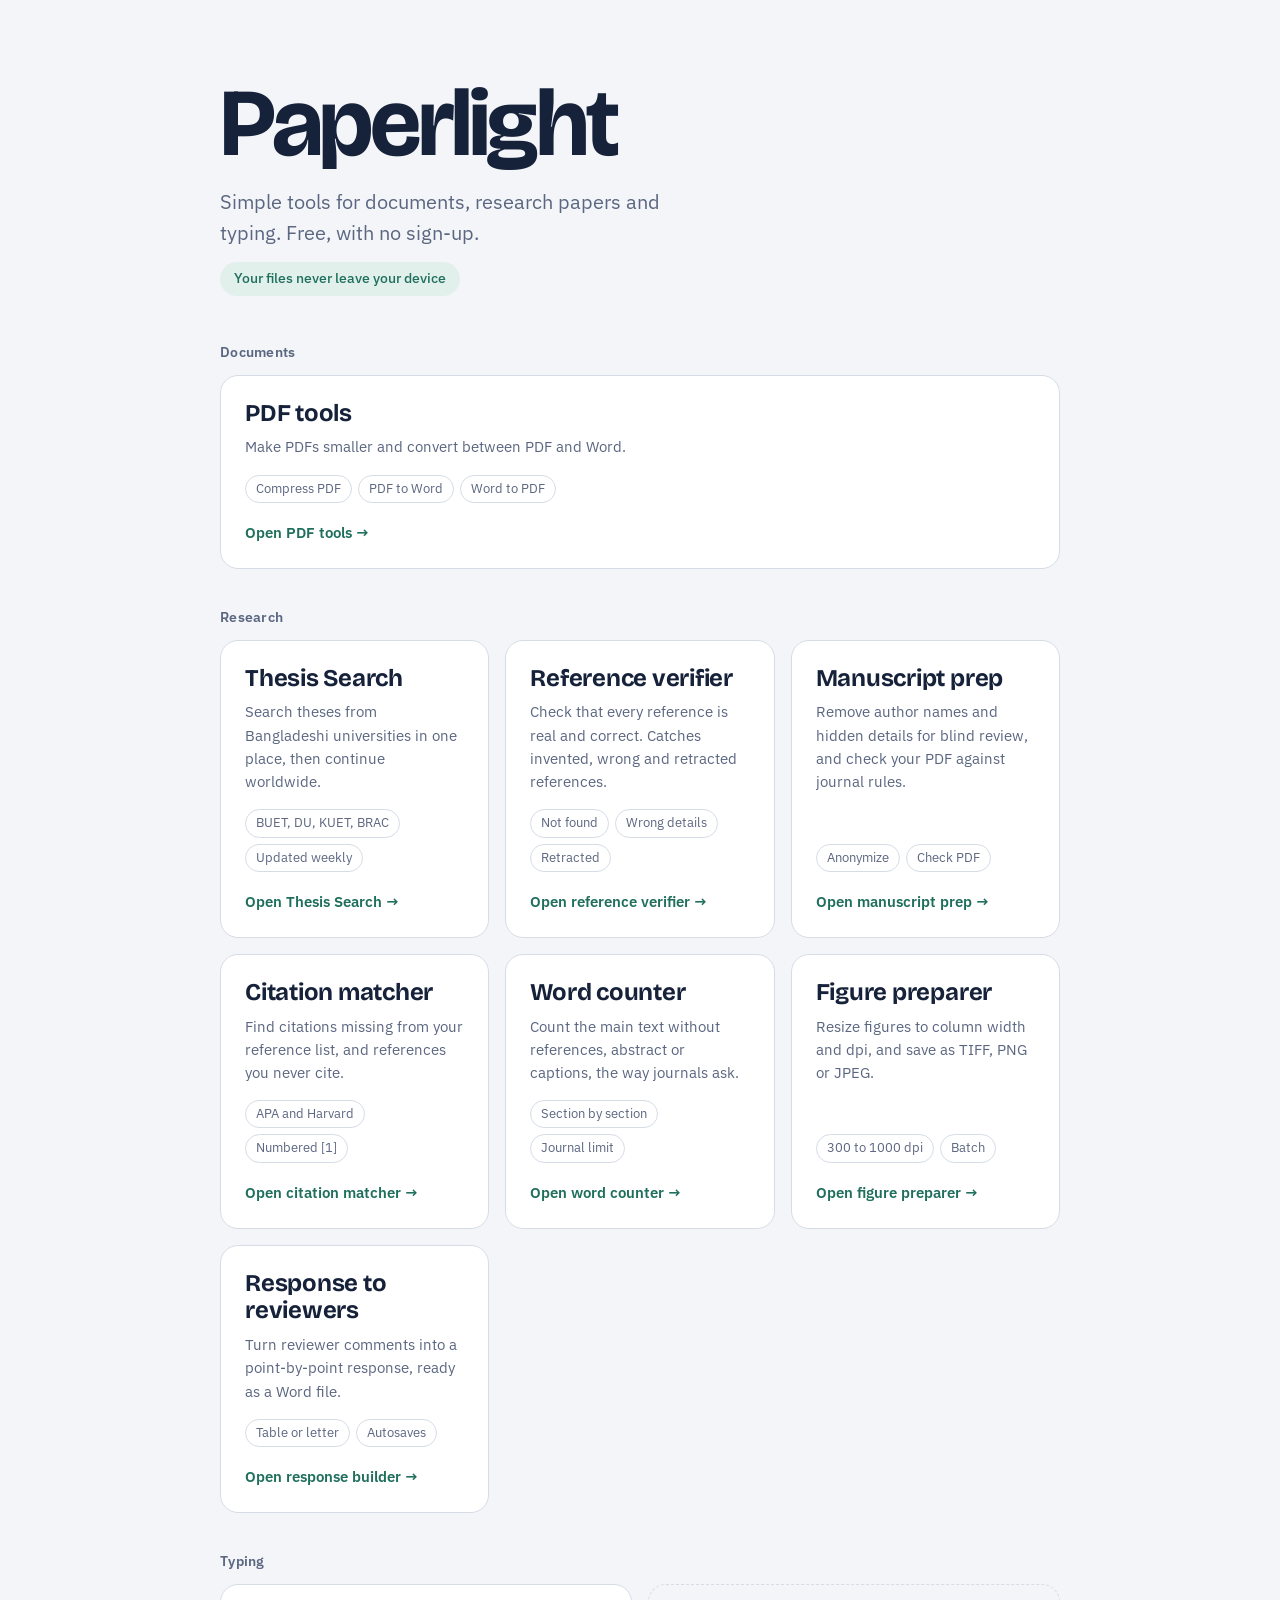
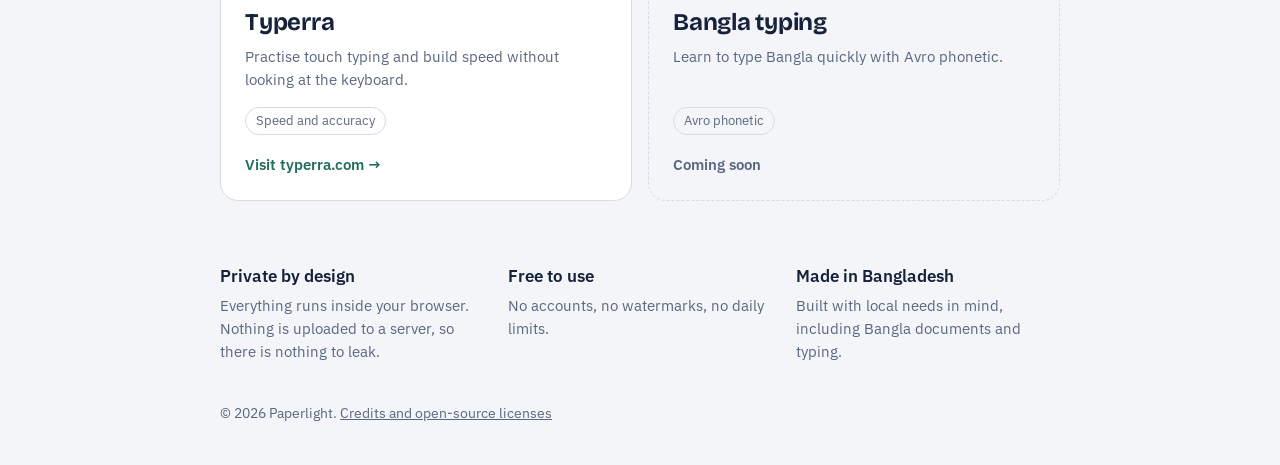
<file: index.html>
<!DOCTYPE html>
<html lang="en">
<head>
<meta charset="utf-8">
<meta name="viewport" content="width=device-width, initial-scale=1, viewport-fit=cover">
<link rel="preconnect" href="https://fonts.googleapis.com">
<link rel="preconnect" href="https://fonts.gstatic.com" crossorigin>
<link href="https://fonts.googleapis.com/css2?family=Bricolage+Grotesque:opsz,wght@12..96,600;12..96,700&family=IBM+Plex+Sans:wght@400;500;600&display=swap" rel="stylesheet">
<title>Paperlight: free, private tools for documents, research and typing</title>
<meta name="description" content="Free tools that run in your browser. Compress and convert PDFs, check citations, count words, prepare figures, and build responses to reviewers. Your files never leave your device.">
<style>
:root{--paper:#F3F5F8;--surface:#FFFFFF;--ink:#16213A;--muted:#5B6680;--line:#D6DCE6;--accent:#1F6F5C;--accent-soft:#E2F0EC;box-sizing:border-box;padding-top:env(safe-area-inset-top,0px);padding-bottom:env(safe-area-inset-bottom,0px)}
@media (prefers-color-scheme: dark){:root:not([data-theme="light"]){--paper:#10151F;--surface:#182030;--ink:#E8ECF3;--muted:#9AA5BA;--line:#2A3447;--accent:#4FB79B;--accent-soft:#1B3330}}
:root[data-theme="dark"]{--paper:#10151F;--surface:#182030;--ink:#E8ECF3;--muted:#9AA5BA;--line:#2A3447;--accent:#4FB79B;--accent-soft:#1B3330}
*,*::before,*::after{box-sizing:inherit}
body{margin:0;background:var(--paper);color:var(--ink);font:400 16px/1.55 "IBM Plex Sans",system-ui,-apple-system,"Segoe UI",Roboto,sans-serif;-webkit-font-smoothing:antialiased}
main{max-width:880px;margin:0 auto;padding:clamp(32px,7vw,80px) 20px 40px}
a{color:inherit}
:focus-visible{outline:3px solid var(--accent);outline-offset:2px}
.sitefoot{max-width:880px;margin:0 auto;padding:0 20px 40px;color:var(--muted);font-size:14px}
.sitefoot a{color:var(--muted)}
h1{font:700 clamp(52px,11vw,96px)/0.92 "Bricolage Grotesque","IBM Plex Sans",system-ui,sans-serif;letter-spacing:-0.035em;margin:0 0 18px}
.lede{font-size:clamp(17px,2.4vw,20px);color:var(--muted);max-width:40ch;margin:0 0 14px}
.sec{font:600 14px/1.2 "IBM Plex Sans",system-ui,sans-serif;color:var(--muted);margin:40px 0 14px;letter-spacing:0.02em}
.sec:first-of-type{margin-top:0}
.promise{display:inline-block;background:var(--accent-soft);color:var(--accent);font-weight:500;font-size:14px;border-radius:999px;padding:6px 14px;margin:0 0 48px}
.grid{display:grid;grid-template-columns:repeat(auto-fit,minmax(260px,1fr));gap:16px}
.card{display:flex;flex-direction:column;background:var(--surface);border:1px solid var(--line);border-radius:18px;padding:24px;text-decoration:none;transition:border-color .15s,transform .15s}
a.card:hover{border-color:var(--accent);transform:translateY(-2px)}
.card h3{font:700 24px/1.15 "Bricolage Grotesque",system-ui,sans-serif;margin:0 0 8px;letter-spacing:-0.01em}
.card p{color:var(--muted);margin:0 0 16px;font-size:15px}
.card ul{list-style:none;margin:auto 0 0;padding:0;display:flex;flex-wrap:wrap;gap:6px}
.card li{font-size:13px;border:1px solid var(--line);border-radius:999px;padding:3px 10px;color:var(--muted)}
.card .go{margin-top:18px;color:var(--accent);font-weight:600;font-size:15px}
.card.soon{border-style:dashed;background:transparent}
.card.soon .go{color:var(--muted)}
.why{margin-top:64px;display:grid;grid-template-columns:repeat(auto-fit,minmax(220px,1fr));gap:24px}
.why h4{font:600 17px/1.3 "IBM Plex Sans",system-ui,sans-serif;margin:0 0 6px}
.why p{color:var(--muted);margin:0;font-size:15px}
@media (prefers-reduced-motion: reduce){*{transition:none!important}}
</style>
</head>
<body>
<main>
  <h1>Paperlight</h1>
  <p class="lede">Simple tools for documents, research papers and typing. Free, with no sign-up.</p>
  <p class="promise">Your files never leave your device</p>

  <h2 class="sec">Documents</h2>
  <div class="grid">
    <a class="card" href="pdf/">
      <h3>PDF tools</h3>
      <p>Make PDFs smaller and convert between PDF and Word.</p>
      <ul><li>Compress PDF</li><li>PDF to Word</li><li>Word to PDF</li></ul>
      <span class="go">Open PDF tools →</span>
    </a>
  </div>

  <h2 class="sec">Research</h2>
  <div class="grid">
    <a class="card" href="atlas/">
      <h3>Thesis Search</h3>
      <p>Search theses from Bangladeshi universities in one place, then continue worldwide.</p>
      <ul><li>BUET, DU, KUET, BRAC</li><li>Updated weekly</li></ul>
      <span class="go">Open Thesis Search →</span>
    </a>
    <a class="card" href="verify/">
      <h3>Reference verifier</h3>
      <p>Check that every reference is real and correct. Catches invented, wrong and retracted references.</p>
      <ul><li>Not found</li><li>Wrong details</li><li>Retracted</li></ul>
      <span class="go">Open reference verifier →</span>
    </a>
    <a class="card" href="manuscript/">
      <h3>Manuscript prep</h3>
      <p>Remove author names and hidden details for blind review, and check your PDF against journal rules.</p>
      <ul><li>Anonymize</li><li>Check PDF</li></ul>
      <span class="go">Open manuscript prep →</span>
    </a>
    <a class="card" href="citations/">
      <h3>Citation matcher</h3>
      <p>Find citations missing from your reference list, and references you never cite.</p>
      <ul><li>APA and Harvard</li><li>Numbered [1]</li></ul>
      <span class="go">Open citation matcher →</span>
    </a>
    <a class="card" href="wordcount/">
      <h3>Word counter</h3>
      <p>Count the main text without references, abstract or captions, the way journals ask.</p>
      <ul><li>Section by section</li><li>Journal limit</li></ul>
      <span class="go">Open word counter →</span>
    </a>
    <a class="card" href="figures/">
      <h3>Figure preparer</h3>
      <p>Resize figures to column width and dpi, and save as TIFF, PNG or JPEG.</p>
      <ul><li>300 to 1000 dpi</li><li>Batch</li></ul>
      <span class="go">Open figure preparer →</span>
    </a>
    <a class="card" href="response/">
      <h3>Response to reviewers</h3>
      <p>Turn reviewer comments into a point-by-point response, ready as a Word file.</p>
      <ul><li>Table or letter</li><li>Autosaves</li></ul>
      <span class="go">Open response builder →</span>
    </a>
  </div>

  <h2 class="sec">Typing</h2>
  <div class="grid">
    <a class="card" href="https://typerra.com" rel="noopener">
      <h3>Typerra</h3>
      <p>Practise touch typing and build speed without looking at the keyboard.</p>
      <ul><li>Speed and accuracy</li></ul>
      <span class="go">Visit typerra.com →</span>
    </a>
    <div class="card soon">
      <h3>Bangla typing</h3>
      <p>Learn to type Bangla quickly with Avro phonetic.</p>
      <ul><li>Avro phonetic</li></ul>
      <span class="go">Coming soon</span>
    </div>
  </div>

  <section class="why" aria-label="Why Paperlight">
    <div><h4>Private by design</h4><p>Everything runs inside your browser. Nothing is uploaded to a server, so there is nothing to leak.</p></div>
    <div><h4>Free to use</h4><p>No accounts, no watermarks, no daily limits.</p></div>
    <div><h4>Made in Bangladesh</h4><p>Built with local needs in mind, including Bangla documents and typing.</p></div>
  </section>
</main>
<footer class="sitefoot">© <span id="yr"></span> Paperlight. <a href="credits.html">Credits and open-source licenses</a></footer>
<script>document.getElementById("yr").textContent=new Date().getFullYear();</script>
</body>
</html>
</file>
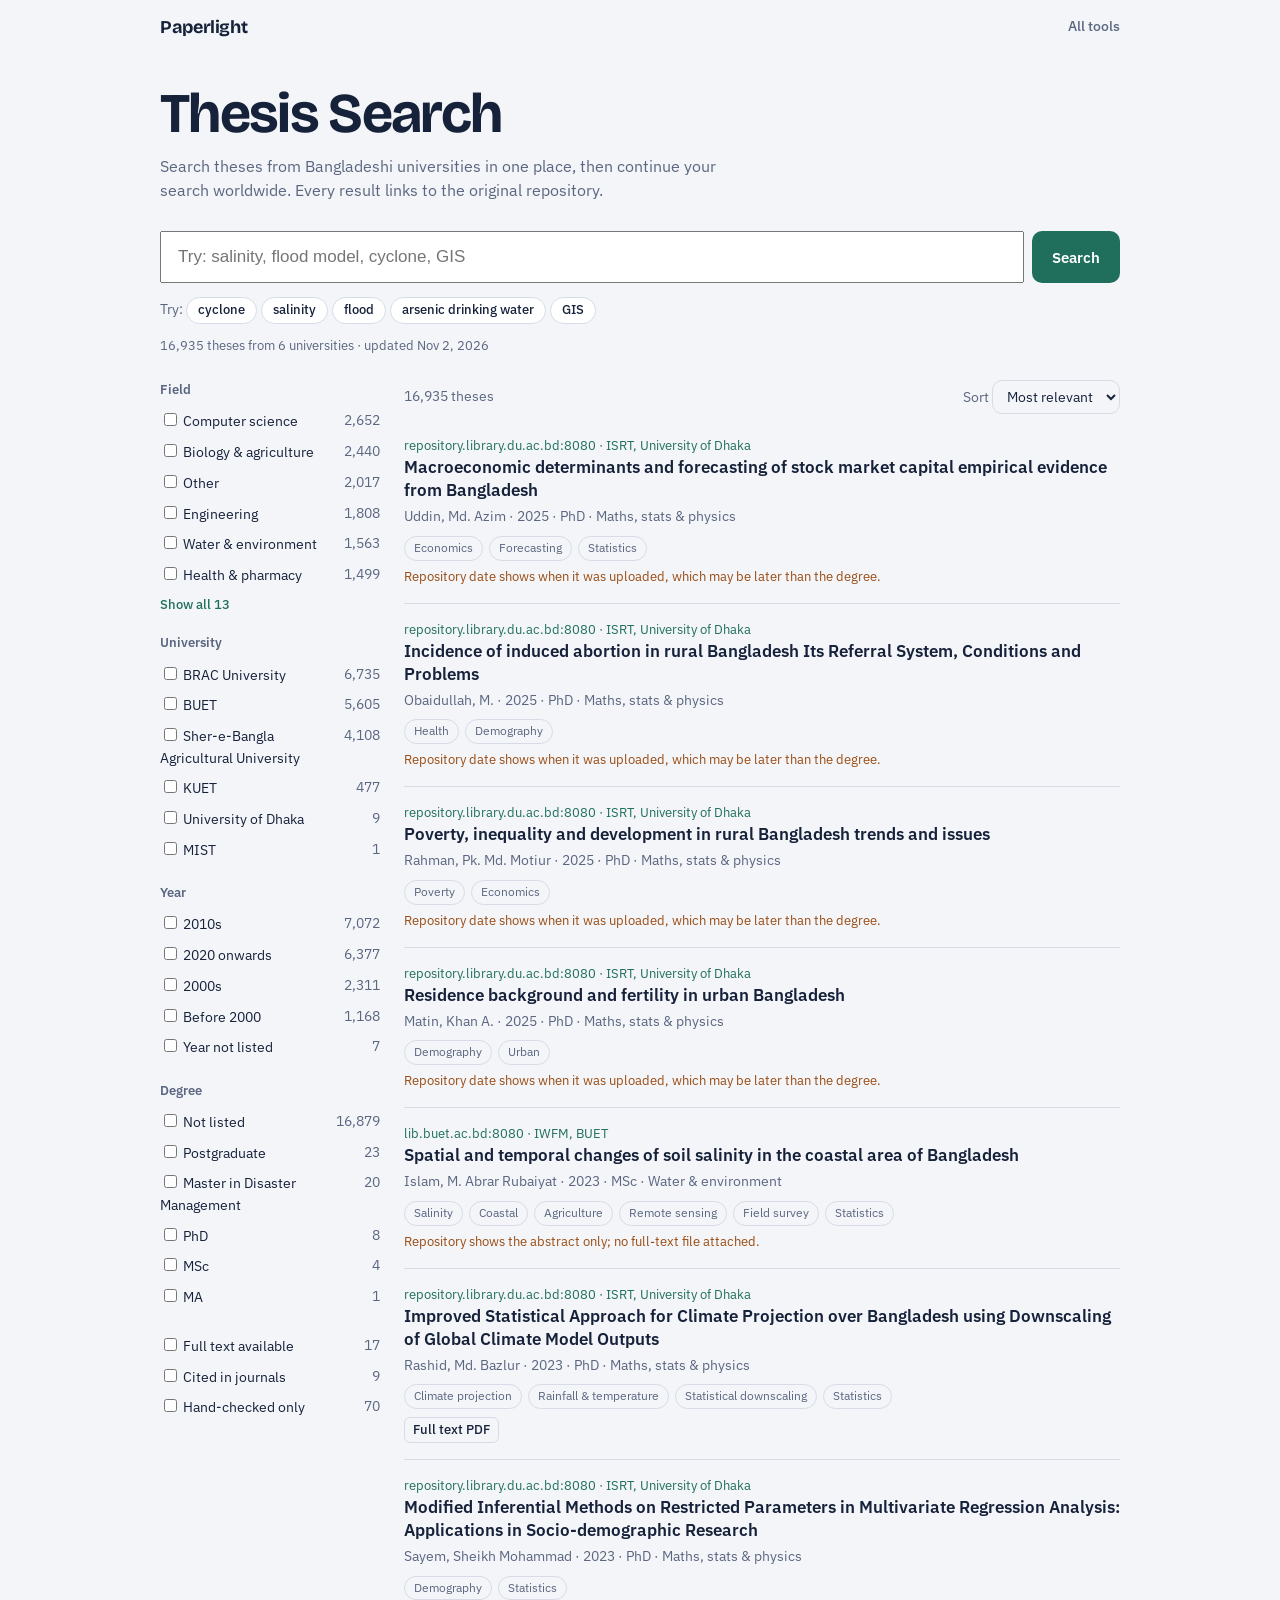
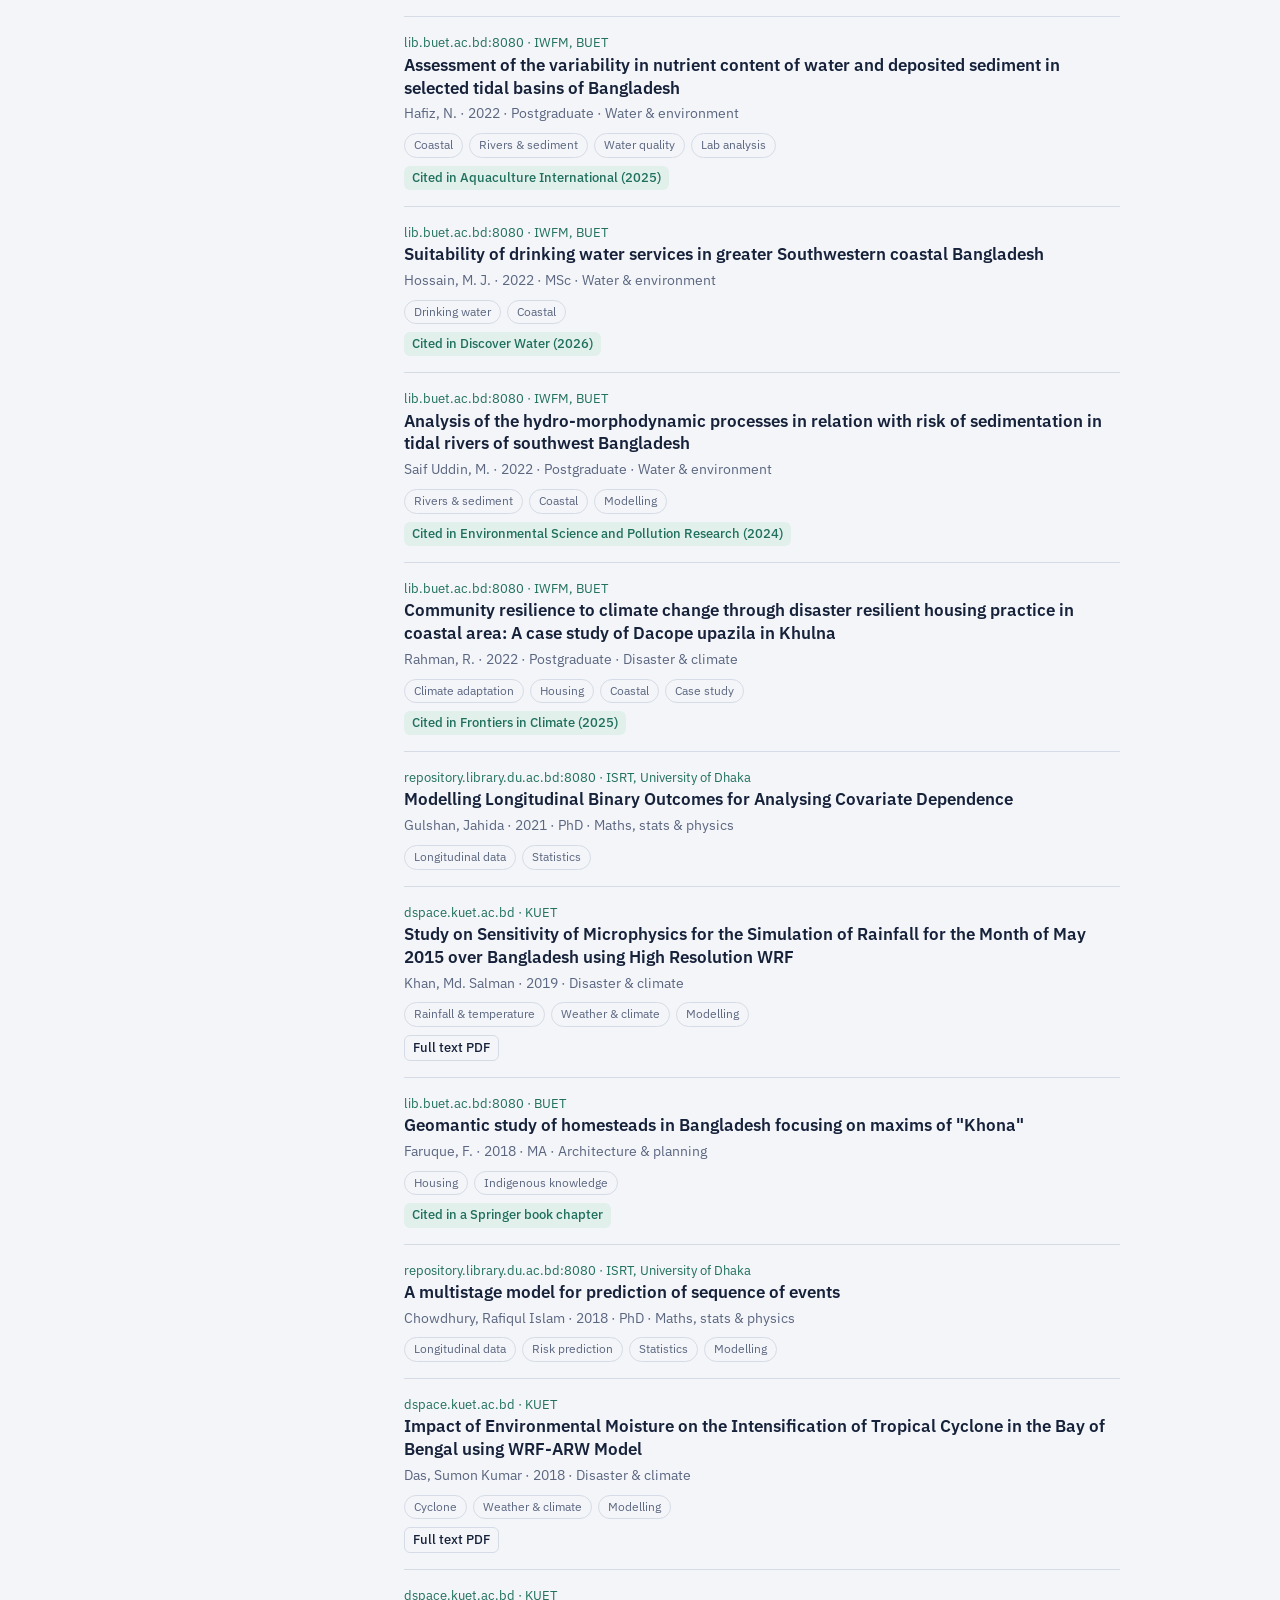
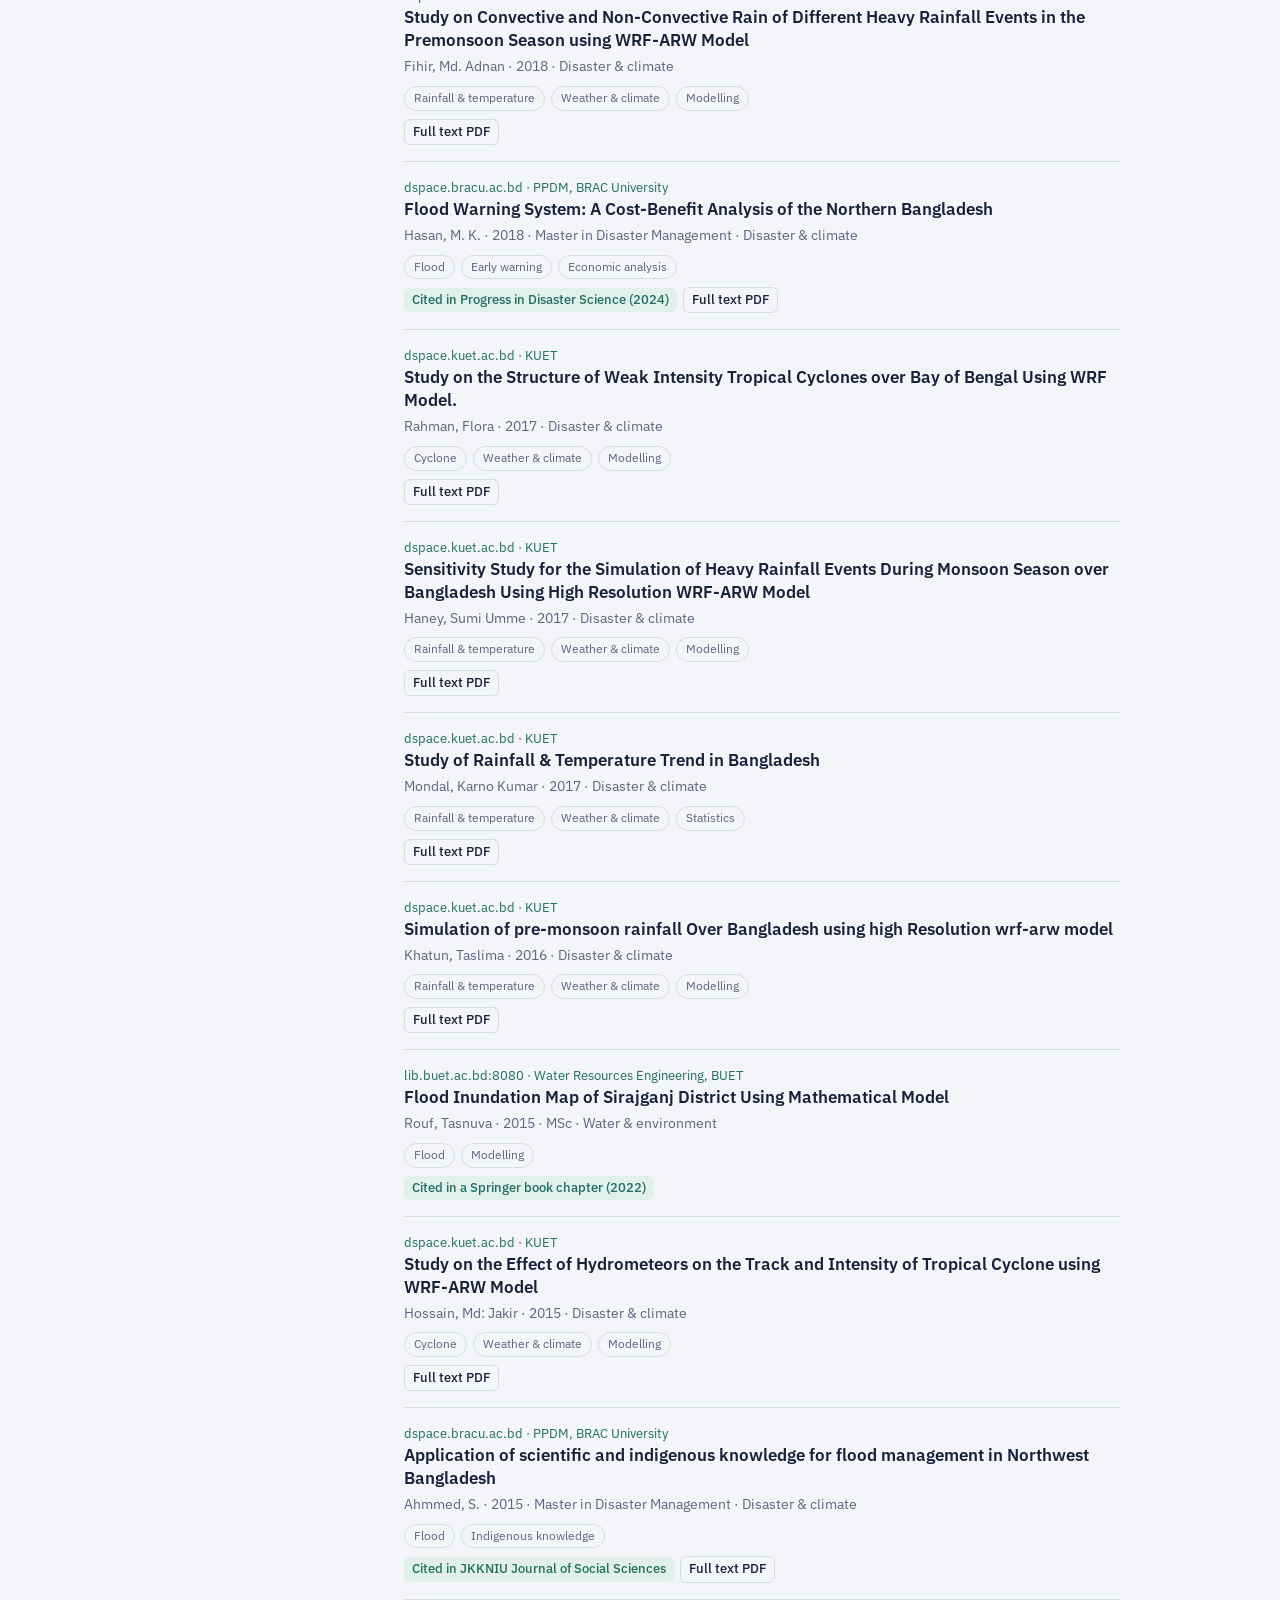
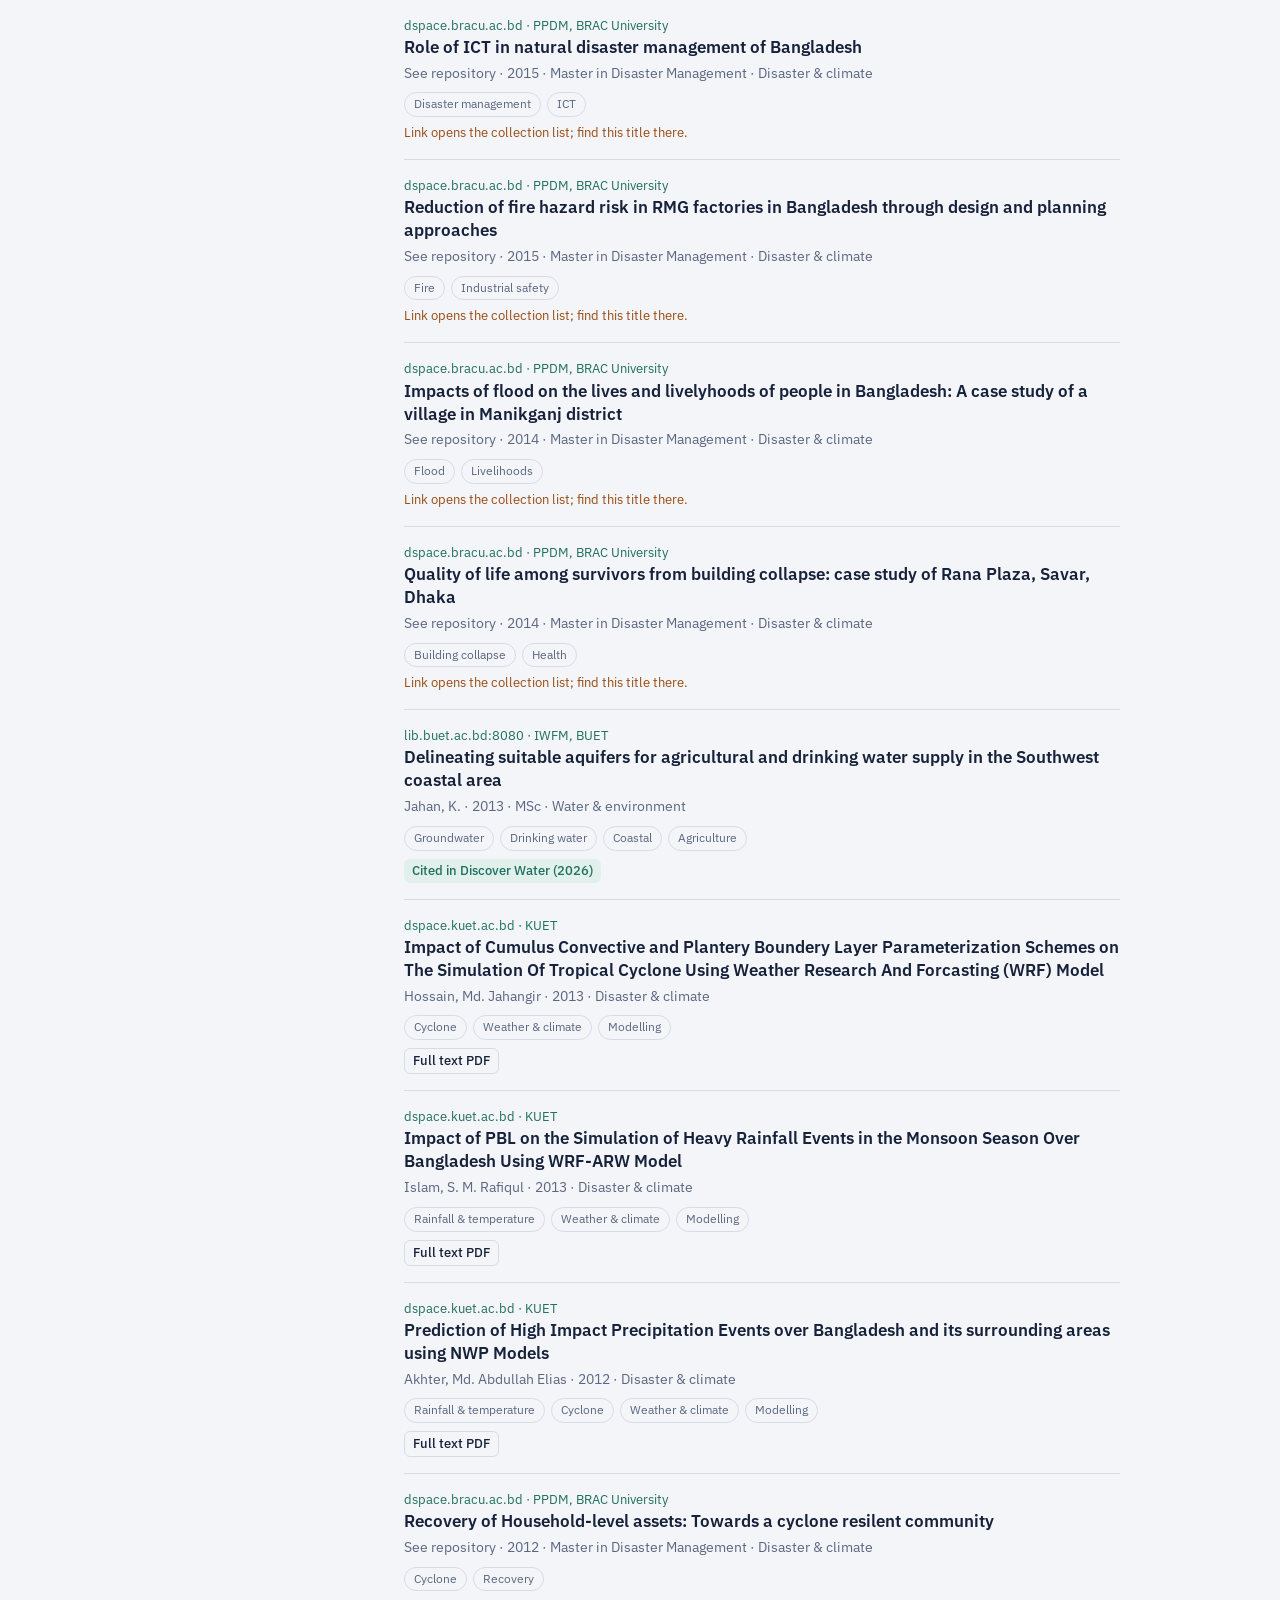
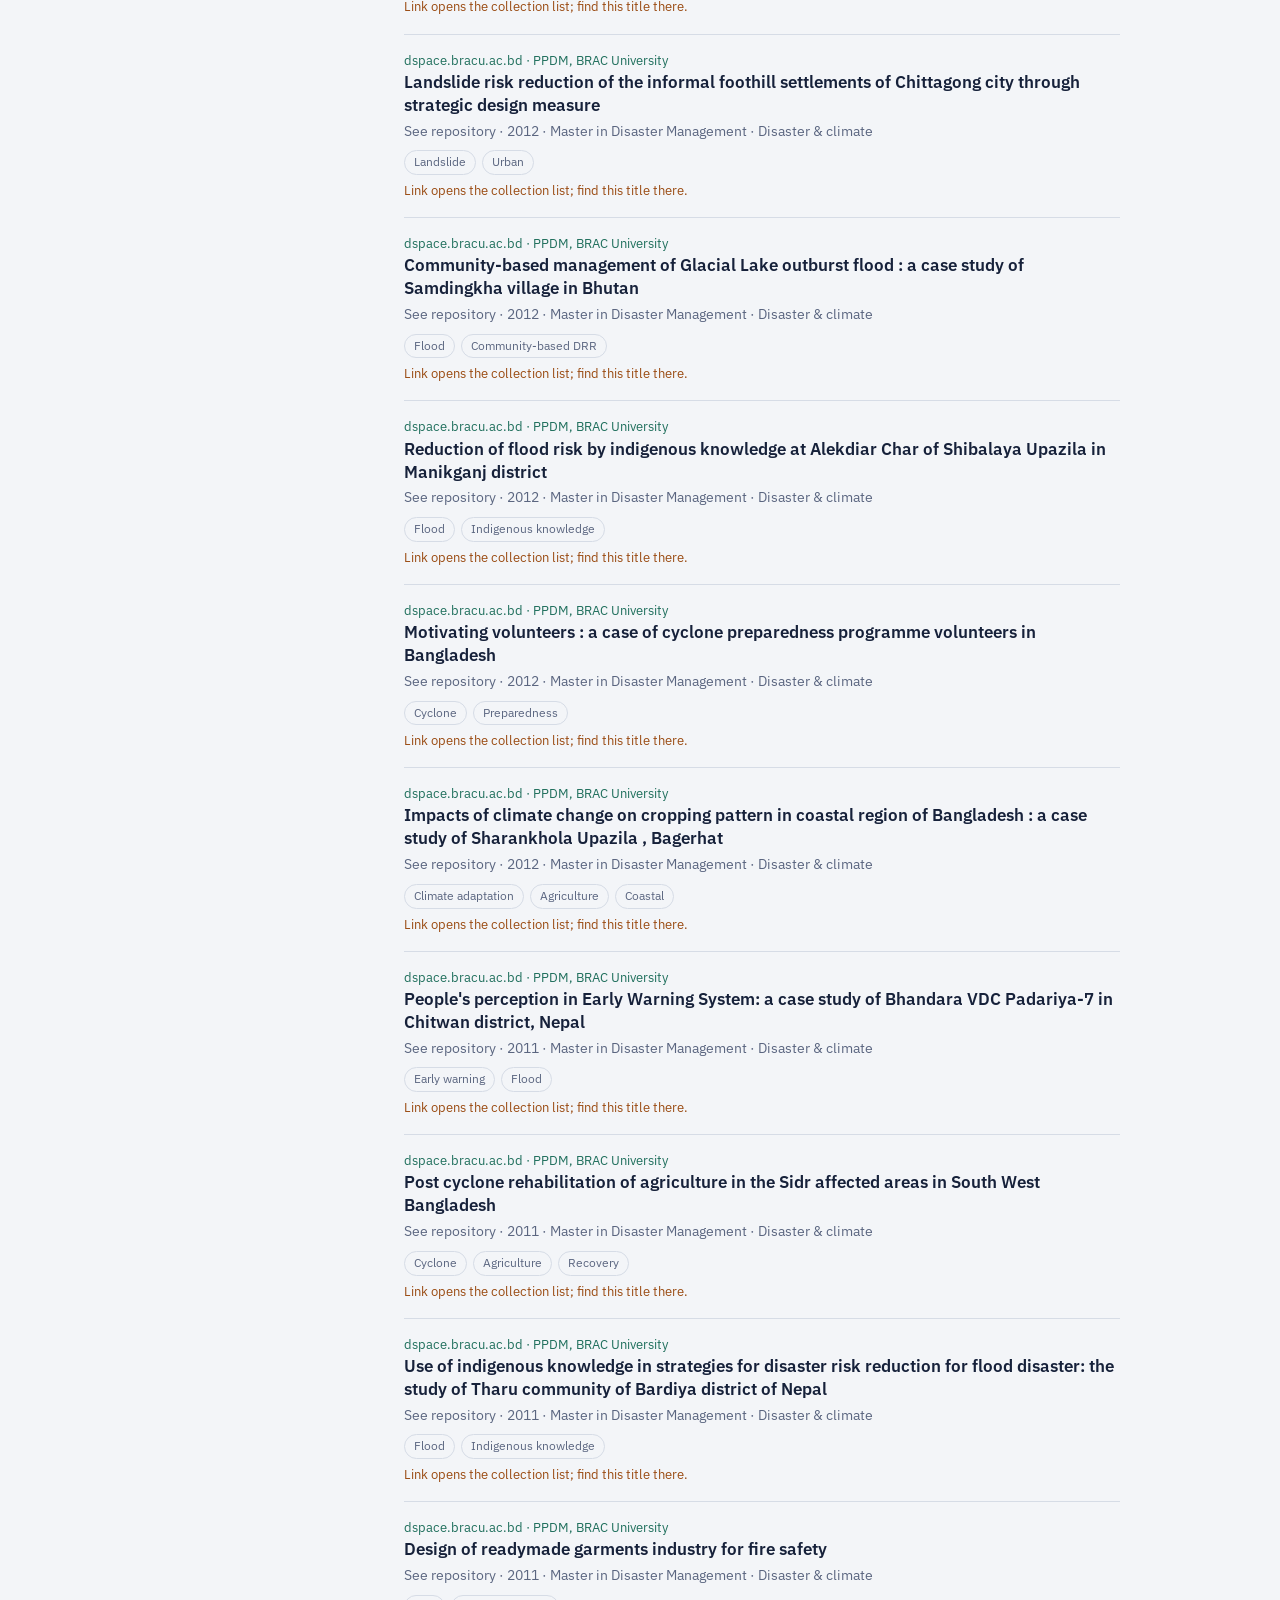
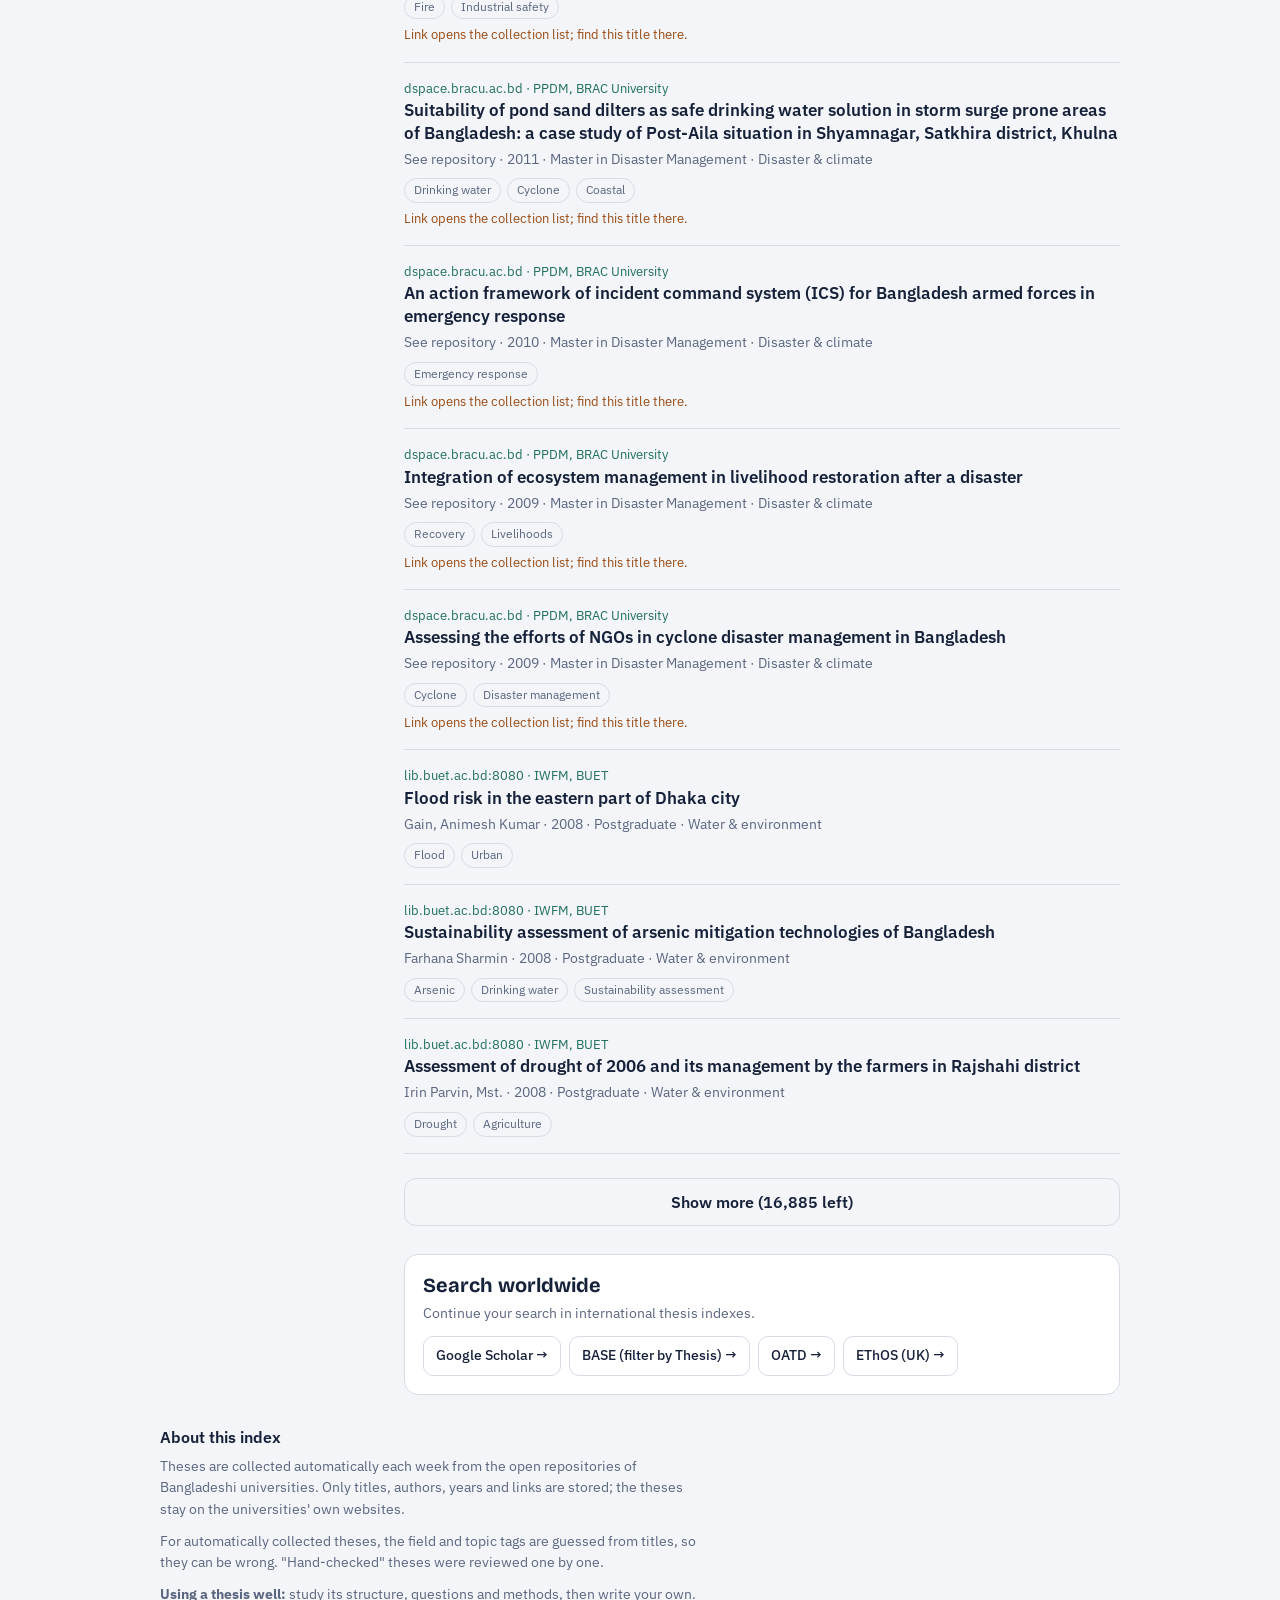
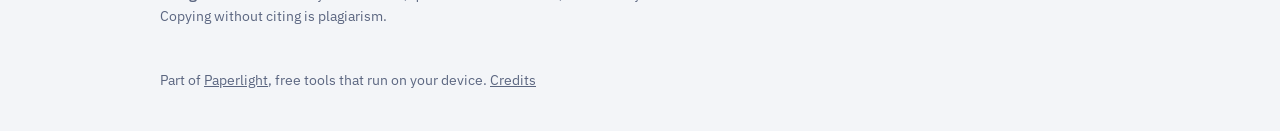
<file: atlas/index.html>
<!DOCTYPE html>
<html lang="en">
<head>
<meta charset="utf-8">
<meta name="viewport" content="width=device-width, initial-scale=1, viewport-fit=cover">
<title>Thesis Search: theses from Bangladeshi universities in one place | Paperlight</title>
<meta name="description" content="Search theses from BUET, University of Dhaka, KUET, BRAC University and more in one place, then continue worldwide. Links to the original repositories.">
<link rel="preconnect" href="https://fonts.googleapis.com"><link rel="preconnect" href="https://fonts.gstatic.com" crossorigin>
<link href="https://fonts.googleapis.com/css2?family=Bricolage+Grotesque:opsz,wght@12..96,600;12..96,700&family=IBM+Plex+Sans:wght@400;500;600&display=swap" rel="stylesheet">
<link rel="stylesheet" href="../assets/base.css">
<style>
main{max-width:1000px}
.topnav,.sitefoot{max-width:1000px}
.searchbar{display:flex;gap:8px}
.searchbar input{font-size:17px;padding:14px 16px;flex:1}
.searchbar button{appearance:none;border:0;border-radius:10px;background:var(--accent);color:var(--accent-ink);font:600 15px/1 "IBM Plex Sans",system-ui,sans-serif;padding:0 20px;cursor:pointer}
.try{font-size:14px;color:var(--muted);margin-top:10px}
.try button{appearance:none;border:1px solid var(--line);background:var(--surface);color:var(--ink);border-radius:999px;padding:4px 11px;margin:4px 4px 0 0;font:500 13px/1.3 "IBM Plex Sans",system-ui,sans-serif;cursor:pointer}
.stamp{font-size:13px;color:var(--muted);margin-top:12px}
.layout{display:grid;grid-template-columns:220px 1fr;gap:24px;margin-top:24px;align-items:start}
@media (max-width:760px){.layout{grid-template-columns:1fr}}
.side .fgroup{margin-bottom:18px}
.side .lbl{font-size:13px;font-weight:600;color:var(--muted);display:block;margin-bottom:6px}
.side label.opt{display:flex;justify-content:space-between;gap:8px;font-size:14px;padding:4px 0;cursor:pointer}
.side label.opt input{accent-color:var(--accent);margin-right:6px}
.side label.opt span.n{color:var(--muted);font-variant-numeric:tabular-nums}
.side .more{appearance:none;border:0;background:none;color:var(--accent);font:500 13px/1 "IBM Plex Sans",system-ui,sans-serif;padding:4px 0;cursor:pointer}
.bar{display:flex;justify-content:space-between;align-items:center;gap:10px;flex-wrap:wrap;color:var(--muted);font-size:14px;margin-bottom:6px}
.bar select{width:auto;padding:6px 10px;font-size:14px}
.res{padding:16px 0;border-bottom:1px solid var(--line)}
.res h3{font:600 17px/1.35 "IBM Plex Sans",system-ui,sans-serif;margin:0 0 4px}
.res h3 a{color:var(--ink);text-decoration:none}
.res h3 a:hover{color:var(--accent);text-decoration:underline}
.res .src{font-size:13px;color:var(--accent);word-break:break-all}
.res .meta{font-size:14px;color:var(--muted);margin-top:4px}
.res mark{background:var(--warn-soft);color:inherit;border-radius:3px;padding:0 2px}
.res .tags{display:flex;flex-wrap:wrap;gap:6px;margin-top:8px}
.res .tag{font-size:12px;border:1px solid var(--line);border-radius:999px;padding:2px 9px;color:var(--muted)}
.pill{display:inline-block;margin-top:8px;margin-right:6px;font-size:13px;font-weight:500;border-radius:6px;padding:2px 8px;text-decoration:none}
.pill.cited{color:var(--accent);background:var(--accent-soft)}
.pill.full{color:var(--ink);background:var(--paper);border:1px solid var(--line)}
.res .note{font-size:13px;color:var(--warn);margin-top:6px}
.global{margin-top:28px;background:var(--surface);border:1px solid var(--line);border-radius:14px;padding:18px}
.global h2{font:700 20px/1.2 "Bricolage Grotesque",system-ui,sans-serif;margin:0 0 6px}
.global .links{display:flex;flex-wrap:wrap;gap:8px;margin-top:12px}
.global .links a{border:1px solid var(--line);border-radius:10px;padding:8px 12px;font-size:14px;font-weight:500;color:var(--ink);text-decoration:none}
.global .links a:hover{border-color:var(--accent);color:var(--accent)}
</style>
</head>
<body>
<nav class="topnav" aria-label="Site"><a class="brand" href="../">Paperlight</a><a href="../">All tools</a></nav>
<main>
  <h1>Thesis Search</h1>
  <p class="lede">Search theses from Bangladeshi universities in one place, then continue your search worldwide. Every result links to the original repository.</p>

  <form class="searchbar" id="form" role="search">
    <label for="q" style="position:absolute;left:-9999px">Search theses</label>
    <input type="search" id="q" placeholder="Try: salinity, flood model, cyclone, GIS" autocomplete="off">
    <button type="submit">Search</button>
  </form>
  <div class="try">Try: <button type="button">cyclone</button><button type="button">salinity</button><button type="button">flood</button><button type="button">arsenic drinking water</button><button type="button">GIS</button></div>
  <div class="stamp" id="stamp">Loading the thesis index…</div>

  <div class="layout">
    <aside class="side" aria-label="Filters">
      <div class="fgroup"><span class="lbl">Field</span><div id="fField"></div></div>
      <div class="fgroup"><span class="lbl">University</span><div id="fUni"></div></div>
      <div class="fgroup"><span class="lbl">Year</span><div id="fYear"></div></div>
      <div class="fgroup"><span class="lbl">Degree</span><div id="fDeg"></div></div>
      <div class="fgroup">
        <label class="opt"><span><input type="checkbox" id="fFull">Full text available</span><span class="n" id="nFull"></span></label>
        <label class="opt"><span><input type="checkbox" id="fCited">Cited in journals</span><span class="n" id="nCited"></span></label>
        <label class="opt"><span><input type="checkbox" id="fChecked">Hand-checked only</span><span class="n" id="nChecked"></span></label>
      </div>
    </aside>
    <section aria-live="polite">
      <div class="bar"><span id="count"></span><label>Sort <select id="sort"><option value="rel">Most relevant</option><option value="new">Newest</option><option value="old">Oldest</option></select></label></div>
      <div id="results"></div>
      <button class="btn secondary" id="more" type="button" hidden>Show more</button>
      <div class="global" id="global">
        <h2>Search worldwide</h2>
        <p class="help" id="globalMsg">Continue your search in international thesis indexes.</p>
        <div id="globalResults"></div>
        <div class="links" id="globalLinks"></div>
      </div>
    </section>
  </div>

  <section class="notes">
    <h3>About this index</h3>
    <p>Theses are collected automatically each week from the open repositories of Bangladeshi universities. Only titles, authors, years and links are stored; the theses stay on the universities' own websites.</p>
    <p>For automatically collected theses, the field and topic tags are guessed from titles, so they can be wrong. "Hand-checked" theses were reviewed one by one.</p>
    <p><b>Using a thesis well:</b> study its structure, questions and methods, then write your own. Copying without citing is plagiarism.</p>
  </section>
</main>
<footer class="sitefoot">Part of <a href="../">Paperlight</a>, free tools that run on your device. <a href="../credits.html">Credits</a></footer>

<script src="theses.js"></script>
<script>
(function(){
const $ = s => document.querySelector(s);
const esc = s => String(s ?? "").replace(/[&<>"]/g, c => ({ "&":"&amp;","<":"&lt;",">":"&gt;",'"':"&quot;" }[c]));
const fold = s => String(s || "").normalize("NFD").replace(/\p{M}/gu, "").toLowerCase();
const SYN = { gis: ["gis","geoinformatics","geographic"], flood: ["flood","inundation"], salinity: ["salinity","saline"], river: ["river","rivers"], model: ["model","modelling","modeling","models","simulation"], cyclone: ["cyclone","storm surge"] };
const PAGE = 50;
let T = [], shown = PAGE;
const S = { q: "", field: new Set(), uni: new Set(), deg: new Set(), year: new Set(), cited: false, full: false, checked: false, sort: "rel", open: {} };
const decade = y => !y ? "Year not listed" : y >= 2020 ? "2020 onwards" : y >= 2010 ? "2010s" : y >= 2000 ? "2000s" : "Before 2000";

function prep(t){
    t.url = t.url.replace(/^https?:\/\/dspace\.bracu\.ac\.bd\/xmlui\//, "https://dspace.bracu.ac.bd/");
  t._title = fold(t.title); t._tags = fold([].concat(t.topics || [], t.methods || [], [t.field]).join(" ")); t._who = fold(t.author + " " + t.institution);
  t.topics = t.topics || []; t.methods = t.methods || []; t.degree = t.degree || "Not listed"; t.field = t.field || "Other";
  return t;
}
function terms(q){ return fold(q).split(/[^\p{L}\p{N}]+/u).filter(w => w.length > 1); }
function score(t, ws){
  if (!ws.length) return 1;
  let s = 0, hit = 0;
  for (const w of ws){
    let got = 0;
    for (const v of SYN[w] || [w]){
      if (t._title.includes(v)) got = Math.max(got, new RegExp("\\b" + v).test(t._title) ? 3 : 2);
      if (t._tags.includes(v)) got = Math.max(got, 2);
      if (t._who.includes(v)) got = Math.max(got, 1);
    }
    if (got) hit++; s += got;
  }
  return hit === ws.length ? s + 10 : hit ? s : 0;
}
function hl(text, ws){
  let out = esc(text);
  ws.flatMap(w => SYN[w] || [w]).forEach(v => { out = out.replace(new RegExp("\\b(" + v.replace(/[.*+?^${}()|[\]\\]/g, "\\$&") + "[\\p{L}]*)", "giu"), "<mark>$1</mark>"); });
  return out;
}
function facet(el, key, vals, set){
  const lim = S.open[key] ? 999 : 6;
  el.innerHTML = vals.slice(0, lim).map(([v, n]) => `<label class="opt"><span><input type="checkbox" value="${esc(v)}" ${set.has(v) ? "checked" : ""}>${esc(v)}</span><span class="n">${n.toLocaleString()}</span></label>`).join("")
    + (vals.length > 6 ? `<button type="button" class="more">${S.open[key] ? "Show fewer" : `Show all ${vals.length}`}</button>` : "");
  el.querySelectorAll("input").forEach(i => i.addEventListener("change", () => { i.checked ? set.add(i.value) : set.delete(i.value); shown = PAGE; draw(); }));
  const m = el.querySelector(".more"); if (m) m.addEventListener("click", () => { S.open[key] = !S.open[key]; draw(); });
}
function counts(list, fn){ const m = new Map(); list.forEach(t => { const v = fn(t); m.set(v, (m.get(v) || 0) + 1); }); return [...m.entries()].sort((a, b) => b[1] - a[1]); }

function draw(){
  const ws = terms(S.q);
    let base = [];
  for (const t of T){ const s = score(t, ws); if (s > 0) base.push({ t, s }); }
  if (ws.length > 1){ const all = base.filter(x => x.s >= 10); if (all.length) base = all; }
  const pass = (t, skip) => (skip === "field" || !S.field.size || S.field.has(t.field)) && (skip === "uni" || !S.uni.size || S.uni.has(t.uni)) && (skip === "deg" || !S.deg.size || S.deg.has(t.degree)) && (skip === "year" || !S.year.size || S.year.has(decade(t.year))) && (!S.cited || t.citedIn) && (!S.full || t.fullText) && (!S.checked || !t.auto);
  facet($("#fField"), "field", counts(base.filter(x => pass(x.t, "field")).map(x => x.t), t => t.field), S.field);
  facet($("#fUni"), "uni", counts(base.filter(x => pass(x.t, "uni")).map(x => x.t), t => t.uni), S.uni);
  facet($("#fYear"), "year", counts(base.filter(x => pass(x.t, "year")).map(x => x.t), t => decade(t.year)), S.year);
  facet($("#fDeg"), "deg", counts(base.filter(x => pass(x.t, "deg")).map(x => x.t), t => t.degree), S.deg);
  const res = base.filter(x => pass(x.t));
  $("#nFull").textContent = base.filter(x => x.t.fullText).length.toLocaleString();
  $("#nCited").textContent = base.filter(x => x.t.citedIn).length.toLocaleString();
  $("#nChecked").textContent = base.filter(x => !x.t.auto).length.toLocaleString();
  res.sort((a, b) => S.sort === "new" ? (b.t.year || 0) - (a.t.year || 0) : S.sort === "old" ? (a.t.year || 9999) - (b.t.year || 9999) : (b.s - a.s) || ((b.t.auto ? 0 : 1) - (a.t.auto ? 0 : 1)) || ((b.t.year || 0) - (a.t.year || 0)));
  $("#count").textContent = S.q ? `${res.length.toLocaleString()} thes${res.length === 1 ? "is" : "es"} for "${S.q}"` : `${res.length.toLocaleString()} theses`;
  $("#results").innerHTML = res.slice(0, shown).map(({ t }) => `<article class="res">
    <div class="src">${esc(t.url.replace(/^https?:\/\//, "").split("/")[0])} · ${esc(t.institution)}</div>
    <h3><a href="${esc(t.url)}" target="_blank" rel="noopener">${hl(t.title, ws)}</a></h3>
    <div class="meta">${esc(t.author)}${t.year ? " · " + t.year : ""}${t.degree !== "Not listed" ? " · " + esc(t.degree) : ""} · ${esc(t.field)}</div>
    ${t.topics.length || t.methods.length ? `<div class="tags">${t.topics.concat(t.methods).map(x => `<span class="tag">${esc(x)}</span>`).join("")}</div>` : ""}
    ${t.citedIn ? `<a class="pill cited" href="${esc(t.citedIn.url)}" target="_blank" rel="noopener">Cited in ${esc(t.citedIn.label)}</a>` : ""}${t.fullText ? `<span class="pill full">Full text PDF</span>` : ""}
    ${t.note && !/Full-text PDF/.test(t.note) ? `<div class="note">${esc(t.note)}</div>` : ""}
  </article>`).join("") || `<p class="sum" style="padding:16px 0">No Bangladeshi theses match yet. Try the worldwide search below.</p>`;
  $("#more").hidden = res.length <= shown;
  $("#more").textContent = `Show more (${(res.length - shown).toLocaleString()} left)`;
  drawGlobal();
}
$("#more").addEventListener("click", () => { shown += PAGE; draw(); });

let gTimer = null, gLast = "";
function drawGlobal(){
  const q = S.q.trim();
  $("#globalLinks").innerHTML = [
    ["Google Scholar", "https://scholar.google.com/scholar?q=" + encodeURIComponent((q || "Bangladesh") + " thesis")],
    ["BASE (filter by Thesis)", "https://www.base-search.net/Search/Results?lookfor=" + encodeURIComponent(q || "Bangladesh")],
    ["OATD", "https://oatd.org/oatd/search?q=" + encodeURIComponent(q || "Bangladesh")],
    ["EThOS (UK)", "https://ethos.bl.uk"]
  ].map(([n, u]) => `<a href="${u}" target="_blank" rel="noopener">${n} →</a>`).join("");
  if (q === gLast) return; gLast = q;
  clearTimeout(gTimer);
  if (!q){ $("#globalResults").innerHTML = ""; $("#globalMsg").textContent = "Continue your search in international thesis indexes."; return; }
  gTimer = setTimeout(() => liveGlobal(q), 500);
}
async function liveGlobal(q){
  const box = $("#globalResults");
  box.innerHTML = `<p class="help">Searching OpenAlex…</p>`;
  try {
    const r = await fetch("https://api.openalex.org/works?per_page=8&filter=type:dissertation&search=" + encodeURIComponent(q));
    if (!r.ok) throw new Error(r.status);
    const d = await r.json(), items = d.results || [];
    $("#globalMsg").textContent = `${((d.meta && d.meta.count) || items.length).toLocaleString()} theses worldwide in OpenAlex. Top results:`;
    box.innerHTML = items.map(w => {
      const url = (w.primary_location && w.primary_location.landing_page_url) || w.doi || w.id;
      const who = (w.authorships || []).slice(0, 2).map(a => a.author && a.author.display_name).filter(Boolean).join(", ");
      const src = w.primary_location && w.primary_location.source && w.primary_location.source.display_name;
      return `<article class="res"><div class="src">${esc(src || "OpenAlex")}</div><h3><a href="${esc(url)}" target="_blank" rel="noopener">${esc(w.display_name || w.title)}</a></h3><div class="meta">${esc(who)}${w.publication_year ? " · " + w.publication_year : ""}</div></article>`;
    }).join("") || `<p class="help">No worldwide results.</p>`;
  } catch(e){
    $("#globalMsg").textContent = "Live worldwide results couldn't load. Use these search engines instead:";
    box.innerHTML = "";
  }
}

let t; $("#q").addEventListener("input", () => { clearTimeout(t); t = setTimeout(() => { S.q = $("#q").value; shown = PAGE; draw(); }, 200); });
$("#form").addEventListener("submit", e => { e.preventDefault(); S.q = $("#q").value; shown = PAGE; draw(); });
document.querySelectorAll(".try button").forEach(b => b.addEventListener("click", () => { $("#q").value = b.textContent; S.q = b.textContent; shown = PAGE; draw(); }));
[["#fCited", "cited"], ["#fFull", "full"], ["#fChecked", "checked"]].forEach(([id, k]) => $(id).addEventListener("change", e => { S[k] = e.target.checked; shown = PAGE; draw(); }));
$("#sort").addEventListener("change", e => { S.sort = e.target.value; draw(); });

(async function load(){
  let data = null;
  try { const r = await fetch("theses.json", { cache: "no-cache" }); if (r.ok){ const d = await r.json(); if (d.items && d.items.length) data = d; } } catch(e){}
  T = (data ? data.items : (window.THESES || [])).map(prep);
  const unis = new Set(T.map(x => x.uni)).size;
  $("#stamp").textContent = data
    ? `${T.length.toLocaleString()} theses from ${unis} universities · updated ${new Date(data.generated).toLocaleDateString(undefined, { day: "numeric", month: "short", year: "numeric" })}`
    : `${T.length.toLocaleString()} hand-checked theses from ${unis} universities`;
  const q = new URLSearchParams(location.search).get("q");
  if (q){ $("#q").value = q; S.q = q; }
  draw();
})();
})();
</script>
</body>
</html>
</file>
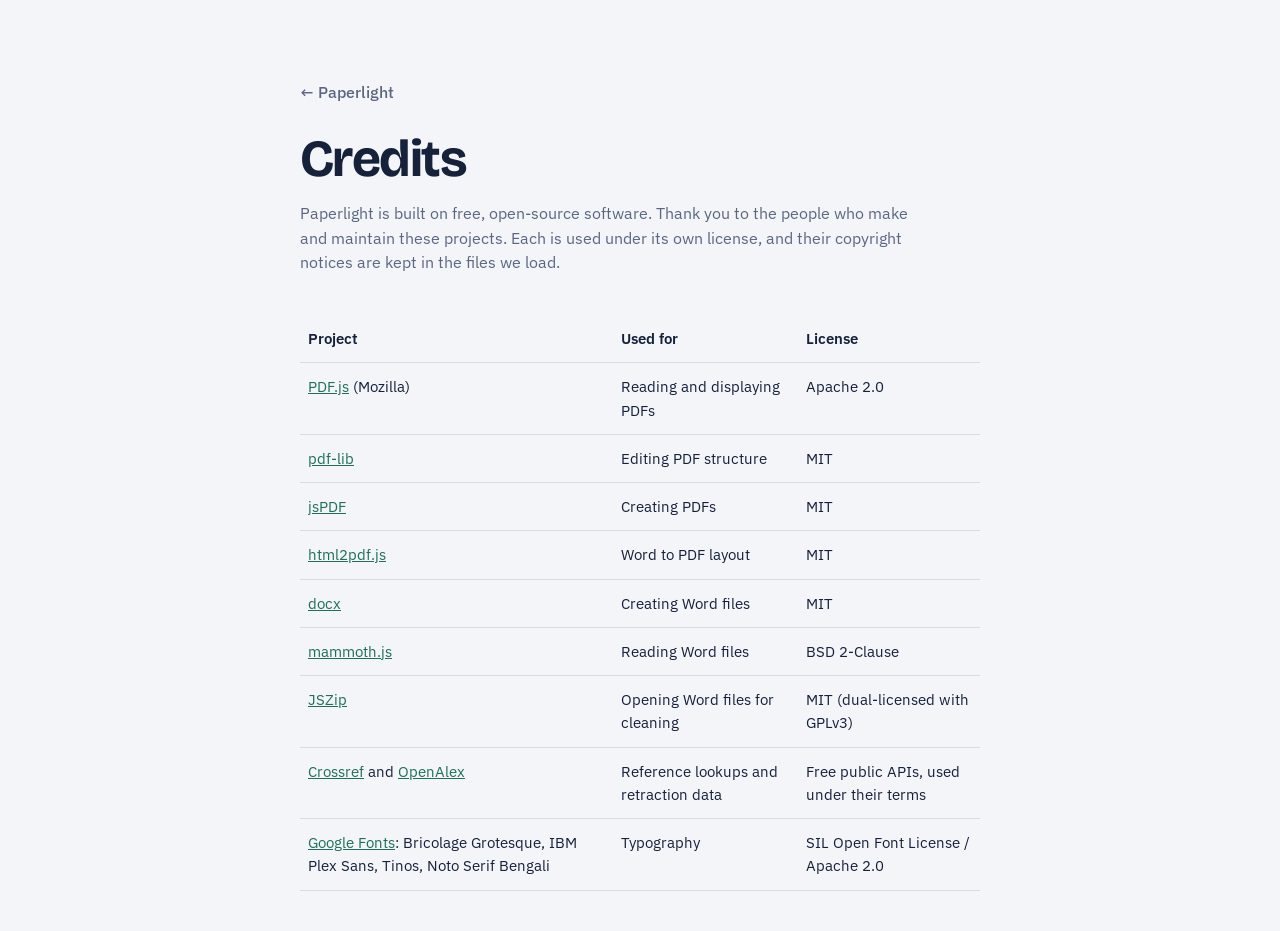
<file: credits.html>
<!DOCTYPE html>
<html lang="en">
<head>
<meta charset="utf-8">
<meta name="viewport" content="width=device-width, initial-scale=1, viewport-fit=cover">
<link rel="preconnect" href="https://fonts.googleapis.com">
<link rel="preconnect" href="https://fonts.gstatic.com" crossorigin>
<link href="https://fonts.googleapis.com/css2?family=Bricolage+Grotesque:opsz,wght@12..96,600;12..96,700&family=IBM+Plex+Sans:wght@400;500;600&display=swap" rel="stylesheet">
<title>Credits and open-source licenses | Paperlight</title>
<style>
:root{--paper:#F3F5F8;--surface:#FFFFFF;--ink:#16213A;--muted:#5B6680;--line:#D6DCE6;--accent:#1F6F5C;--accent-soft:#E2F0EC;box-sizing:border-box;padding-top:env(safe-area-inset-top,0px);padding-bottom:env(safe-area-inset-bottom,0px)}
@media (prefers-color-scheme: dark){:root:not([data-theme="light"]){--paper:#10151F;--surface:#182030;--ink:#E8ECF3;--muted:#9AA5BA;--line:#2A3447;--accent:#4FB79B;--accent-soft:#1B3330}}
:root[data-theme="dark"]{--paper:#10151F;--surface:#182030;--ink:#E8ECF3;--muted:#9AA5BA;--line:#2A3447;--accent:#4FB79B;--accent-soft:#1B3330}
*,*::before,*::after{box-sizing:inherit}
body{margin:0;background:var(--paper);color:var(--ink);font:400 16px/1.55 "IBM Plex Sans",system-ui,-apple-system,"Segoe UI",Roboto,sans-serif;-webkit-font-smoothing:antialiased}
main{max-width:880px;margin:0 auto;padding:clamp(32px,7vw,80px) 20px 40px}
a{color:inherit}
:focus-visible{outline:3px solid var(--accent);outline-offset:2px}
.sitefoot{max-width:880px;margin:0 auto;padding:0 20px 40px;color:var(--muted);font-size:14px}
.sitefoot a{color:var(--muted)}
main{max-width:720px}
h1{font:700 clamp(36px,7vw,52px)/1 "Bricolage Grotesque",system-ui,sans-serif;letter-spacing:-0.03em;margin:0 0 14px}
p{color:var(--muted);max-width:62ch}
table{width:100%;border-collapse:collapse;margin-top:24px;font-size:15px}
th,td{text-align:left;padding:12px 8px;border-bottom:1px solid var(--line);vertical-align:top}
th{font-weight:600}
td a{color:var(--accent)}
.back{display:inline-block;margin-bottom:28px;color:var(--muted);text-decoration:none;font-weight:500}
</style>
</head>
<body>
<main>
  <a class="back" href="./">← Paperlight</a>
  <h1>Credits</h1>
  <p>Paperlight is built on free, open-source software. Thank you to the people who make and maintain these projects. Each is used under its own license, and their copyright notices are kept in the files we load.</p>
  <div style="overflow-x:auto">
  <table>
    <thead><tr><th>Project</th><th>Used for</th><th>License</th></tr></thead>
    <tbody>
      <tr><td><a href="https://github.com/mozilla/pdf.js">PDF.js</a> (Mozilla)</td><td>Reading and displaying PDFs</td><td>Apache 2.0</td></tr>
      <tr><td><a href="https://github.com/Hopding/pdf-lib">pdf-lib</a></td><td>Editing PDF structure</td><td>MIT</td></tr>
      <tr><td><a href="https://github.com/parallax/jsPDF">jsPDF</a></td><td>Creating PDFs</td><td>MIT</td></tr>
      <tr><td><a href="https://github.com/eKoopmans/html2pdf.js">html2pdf.js</a></td><td>Word to PDF layout</td><td>MIT</td></tr>
      <tr><td><a href="https://github.com/dolanmiu/docx">docx</a></td><td>Creating Word files</td><td>MIT</td></tr>
      <tr><td><a href="https://github.com/mwilliamson/mammoth.js">mammoth.js</a></td><td>Reading Word files</td><td>BSD 2-Clause</td></tr>
      <tr><td><a href="https://github.com/Stuk/jszip">JSZip</a></td><td>Opening Word files for cleaning</td><td>MIT (dual-licensed with GPLv3)</td></tr>
      <tr><td><a href="https://www.crossref.org">Crossref</a> and <a href="https://openalex.org">OpenAlex</a></td><td>Reference lookups and retraction data</td><td>Free public APIs, used under their terms</td></tr>
      <tr><td><a href="https://fonts.google.com">Google Fonts</a>: Bricolage Grotesque, IBM Plex Sans, Tinos, Noto Serif Bengali</td><td>Typography</td><td>SIL Open Font License / Apache 2.0</td></tr>
    </tbody>
  </table>
  </div>
</main>
</body>
</html>
</file>
<file: assets/base.css>
:root{
  --paper:#F3F5F8; --surface:#FFFFFF; --ink:#16213A; --muted:#5B6680; --line:#D6DCE6;
  --accent:#1F6F5C; --accent-ink:#FFFFFF; --accent-soft:#E2F0EC; --warn:#9A4B12; --warn-soft:#FBEEE3; --bad:#A3262A; --bad-soft:#FBE6E6;
  box-sizing:border-box;
  padding-top:env(safe-area-inset-top,0px); padding-bottom:env(safe-area-inset-bottom,0px);
}
@media (prefers-color-scheme: dark){
  :root:not([data-theme="light"]){
    --paper:#10151F; --surface:#182030; --ink:#E8ECF3; --muted:#9AA5BA; --line:#2A3447;
    --accent:#4FB79B; --accent-ink:#0C1A16; --accent-soft:#1B3330; --warn:#F0A56A; --warn-soft:#352518; --bad:#F08A8A; --bad-soft:#3A1E22;
  }
}
:root[data-theme="dark"]{
  --paper:#10151F; --surface:#182030; --ink:#E8ECF3; --muted:#9AA5BA; --line:#2A3447;
  --accent:#4FB79B; --accent-ink:#0C1A16; --accent-soft:#1B3330; --warn:#F0A56A; --warn-soft:#352518; --bad:#F08A8A; --bad-soft:#3A1E22;
}
*,*::before,*::after{box-sizing:inherit}
html{scroll-padding-top:env(safe-area-inset-top,0px)}
body{margin:0;background:var(--paper);color:var(--ink);font:400 16px/1.55 "IBM Plex Sans",system-ui,-apple-system,"Segoe UI",Roboto,sans-serif;-webkit-font-smoothing:antialiased}
main{max-width:760px;margin:0 auto;padding:clamp(20px,5vw,48px) 20px 32px}
:focus-visible{outline:3px solid var(--accent);outline-offset:2px}
.topnav{max-width:760px;margin:0 auto;padding:16px 20px 0;display:flex;justify-content:space-between;align-items:center;font-size:14px}
.topnav a{color:var(--muted);text-decoration:none;font-weight:500}
.topnav a:hover{color:var(--ink)}
.topnav .brand{font:700 18px/1 "Bricolage Grotesque",system-ui,sans-serif;color:var(--ink);letter-spacing:-0.02em}
.sitefoot{max-width:760px;margin:0 auto;padding:0 20px 40px;color:var(--muted);font-size:14px}
.sitefoot a{color:var(--muted)}
h1{font:700 clamp(36px,7.5vw,56px)/1 "Bricolage Grotesque","IBM Plex Sans",system-ui,sans-serif;letter-spacing:-0.03em;margin:0 0 12px}
.lede{color:var(--muted);margin:0 0 28px;max-width:58ch}
.tabs{display:flex;gap:4px;background:var(--surface);border:1px solid var(--line);border-radius:14px;padding:4px;margin-bottom:16px}
.tabs button{flex:1;appearance:none;border:0;background:transparent;color:var(--muted);font:500 15px/1.2 "IBM Plex Sans",system-ui,sans-serif;padding:12px 8px;border-radius:10px;cursor:pointer}
.tabs button[aria-selected="true"]{background:var(--ink);color:var(--paper)}
.panel{background:var(--surface);border:1px solid var(--line);border-radius:18px;padding:clamp(18px,4vw,28px)}
[hidden]{display:none!important}
.drop{display:block;position:relative;border:2px dashed var(--line);border-radius:14px;padding:32px 20px;text-align:center;cursor:pointer;transition:border-color .15s,background .15s}
.drop:hover,.drop.over{border-color:var(--accent);background:var(--accent-soft)}
.drop:focus-within{outline:3px solid var(--accent);outline-offset:2px}
.drop input{position:absolute;width:1px;height:1px;opacity:0}
.drop strong{display:block;font:600 20px/1.3 "Bricolage Grotesque",system-ui,sans-serif;margin-bottom:4px}
.drop span{color:var(--muted);font-size:14px}
.file{display:none;align-items:center;gap:12px;border:1px solid var(--line);border-radius:12px;padding:14px 16px}
.file.show{display:flex}
.file .name{flex:1;min-width:0;overflow:hidden;text-overflow:ellipsis;white-space:nowrap;font-weight:500}
.file .size{color:var(--muted);font-size:14px;white-space:nowrap}
.xbtn{appearance:none;border:0;background:none;color:var(--muted);font-size:22px;line-height:1;cursor:pointer;padding:2px 6px;border-radius:6px}
.xbtn:hover{color:var(--ink);background:var(--paper)}
.linkbtn{appearance:none;border:0;background:none;color:var(--accent);font:500 14px/1 "IBM Plex Sans",system-ui,sans-serif;cursor:pointer;padding:6px}
.field{margin-top:22px}
.field > label,.field > .lbl{display:block;font-weight:600;margin-bottom:6px}
.help{color:var(--muted);font-size:14px;margin:0 0 8px}
textarea,input[type=text],input[type=number],select{width:100%;font:400 15px/1.5 "IBM Plex Sans",system-ui,sans-serif;color:var(--ink);background:var(--paper);border:1px solid var(--line);border-radius:10px;padding:10px 12px}
textarea{min-height:120px;resize:vertical}
.grid{display:grid;grid-template-columns:repeat(auto-fit,minmax(180px,1fr));gap:16px}
.grid label{display:block;font-size:14px;font-weight:500;margin-bottom:4px}
.check{display:flex;gap:10px;align-items:flex-start;margin-top:10px;font-size:15px}
.check input{margin-top:4px;width:18px;height:18px;accent-color:var(--accent)}
.chips{display:flex;flex-wrap:wrap;gap:8px}
.chip{position:relative}
.chip input{position:absolute;opacity:0;width:1px;height:1px}
.chip span{display:inline-block;padding:9px 16px;border:1px solid var(--line);border-radius:999px;cursor:pointer;font-size:15px}
.chip input:checked+span{background:var(--accent);border-color:var(--accent);color:var(--accent-ink)}
.chip input:focus-visible+span{outline:3px solid var(--accent);outline-offset:2px}
.btn{appearance:none;border:0;border-radius:12px;padding:15px 22px;font:600 16px/1 "IBM Plex Sans",system-ui,sans-serif;cursor:pointer;background:var(--accent);color:var(--accent-ink);width:100%;margin-top:24px}
.btn:disabled{opacity:.45;cursor:not-allowed}
.btn.secondary{background:transparent;color:var(--ink);border:1px solid var(--line)}
.btn.small{width:auto;padding:9px 14px;font-size:14px;margin-top:0}
.status{color:var(--muted);font-size:14px;margin-top:14px;min-height:1.2em}
.msg{border-radius:12px;padding:12px 14px;font-size:14px;margin-top:14px;background:var(--bad-soft);color:var(--bad)}
.msg:empty{display:none}
.msg.info{background:var(--accent-soft);color:var(--accent)}
.msg.warn{background:var(--warn-soft);color:var(--warn)}
.report{margin-top:24px}
.report h2{font:700 24px/1.2 "Bricolage Grotesque",system-ui,sans-serif;margin:0 0 6px}
.report h3{font:600 17px/1.3 "IBM Plex Sans",system-ui,sans-serif;margin:24px 0 8px}
.sum{color:var(--muted);margin:0 0 16px}
.stats{display:grid;grid-template-columns:repeat(auto-fit,minmax(140px,1fr));gap:12px;margin:0 0 8px}
.stat{border:1px solid var(--line);border-radius:12px;padding:14px}
.stat b{display:block;font:700 30px/1.1 "Bricolage Grotesque",system-ui,sans-serif;font-variant-numeric:tabular-nums}
.stat span{color:var(--muted);font-size:14px}
.stat.bad b{color:var(--bad)} .stat.ok b{color:var(--accent)} .stat.warn b{color:var(--warn)}
.rows{list-style:none;margin:0;padding:0;border-top:1px solid var(--line)}
.rows li{padding:12px 0;border-bottom:1px solid var(--line)}
.rows .t{font-weight:500}
.rows .d{color:var(--muted);font-size:14px;margin-top:2px;word-break:break-word}
.tablewrap{overflow-x:auto}
table.data{width:100%;border-collapse:collapse;font-size:15px}
table.data th,table.data td{text-align:left;padding:10px 8px;border-bottom:1px solid var(--line);vertical-align:top}
table.data th{font-weight:600;font-size:14px;color:var(--muted)}
table.data td.num,table.data th.num{text-align:right;font-variant-numeric:tabular-nums}
.notes{margin-top:32px;color:var(--muted);font-size:14px}
.notes h3{font:600 16px/1.3 "IBM Plex Sans",system-ui,sans-serif;color:var(--ink);margin:0 0 8px}
.notes p{margin:0 0 10px;max-width:68ch}
@media (prefers-reduced-motion: reduce){*{transition:none!important}}
</file>
